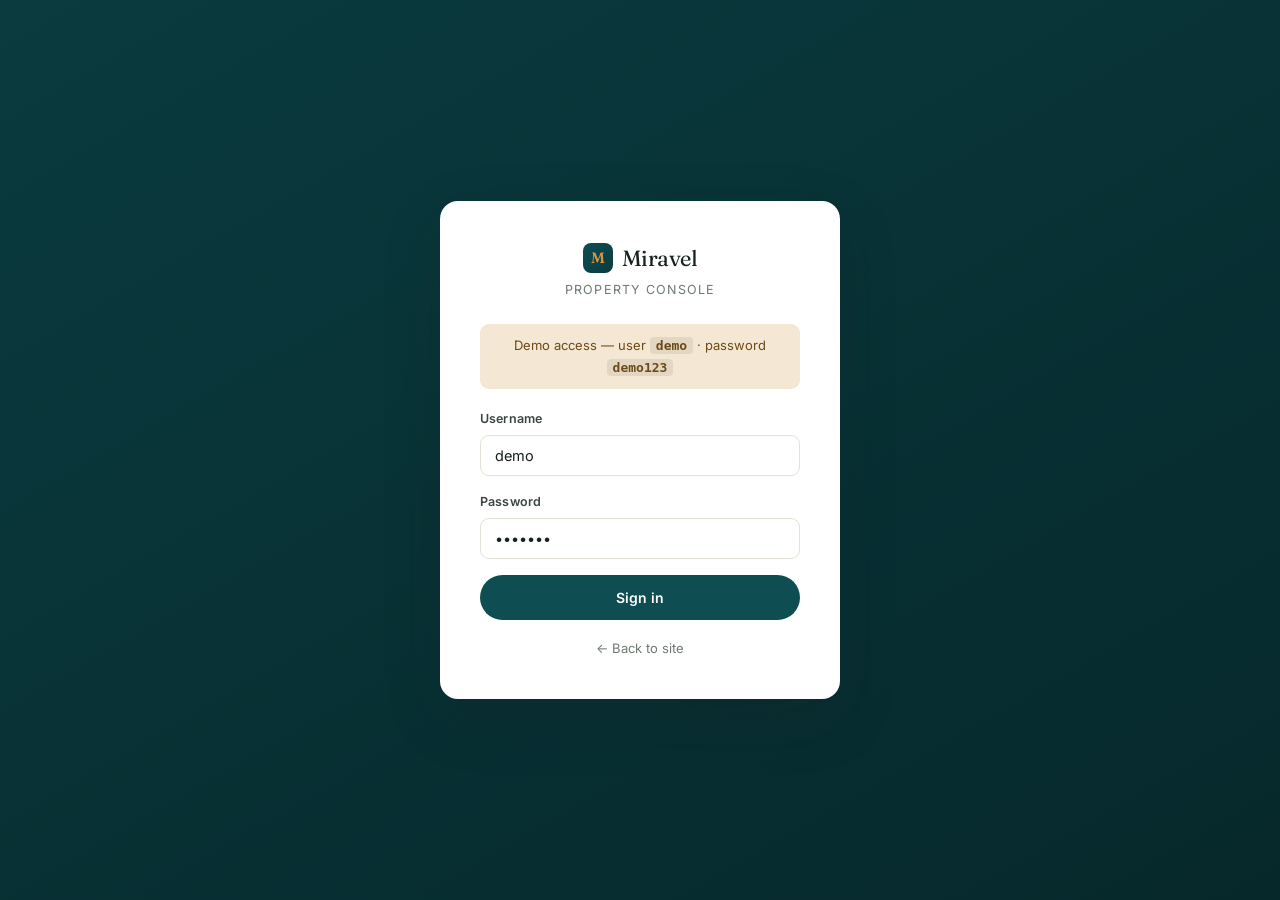
<file: admin.html>
<!DOCTYPE html>
<html lang="en">
<head>
  <meta charset="UTF-8">
  <meta name="viewport" content="width=device-width, initial-scale=1.0">
  <title>Console — Miravel</title>
  <meta name="robots" content="noindex">
  <link rel="preconnect" href="https://fonts.googleapis.com">
  <link rel="preconnect" href="https://fonts.gstatic.com" crossorigin>
  <link href="https://fonts.googleapis.com/css2?family=Fraunces:ital,opsz,wght@0,9..144,400;0,9..144,500;1,9..144,400&family=Inter:wght@400;500;600&display=swap" rel="stylesheet">
  <link rel="icon" href="data:image/svg+xml,%3Csvg xmlns='http://www.w3.org/2000/svg' viewBox='0 0 32 32'%3E%3Crect width='32' height='32' rx='8' fill='%230e4d52'/%3E%3Ctext x='16' y='22' font-family='Georgia,serif' font-size='18' text-anchor='middle' fill='%23d99441'%3EM%3C/text%3E%3C/svg%3E">
  <meta name="theme-color" content="#0e4d52">
  <link rel="stylesheet" href="assets/style.css">
</head>
<body class="admin-body">
  <!-- rendered by admin.js -->
  <script src="assets/data.js"></script>
  <script src="assets/admin.js"></script>
</body>
</html>
</file>
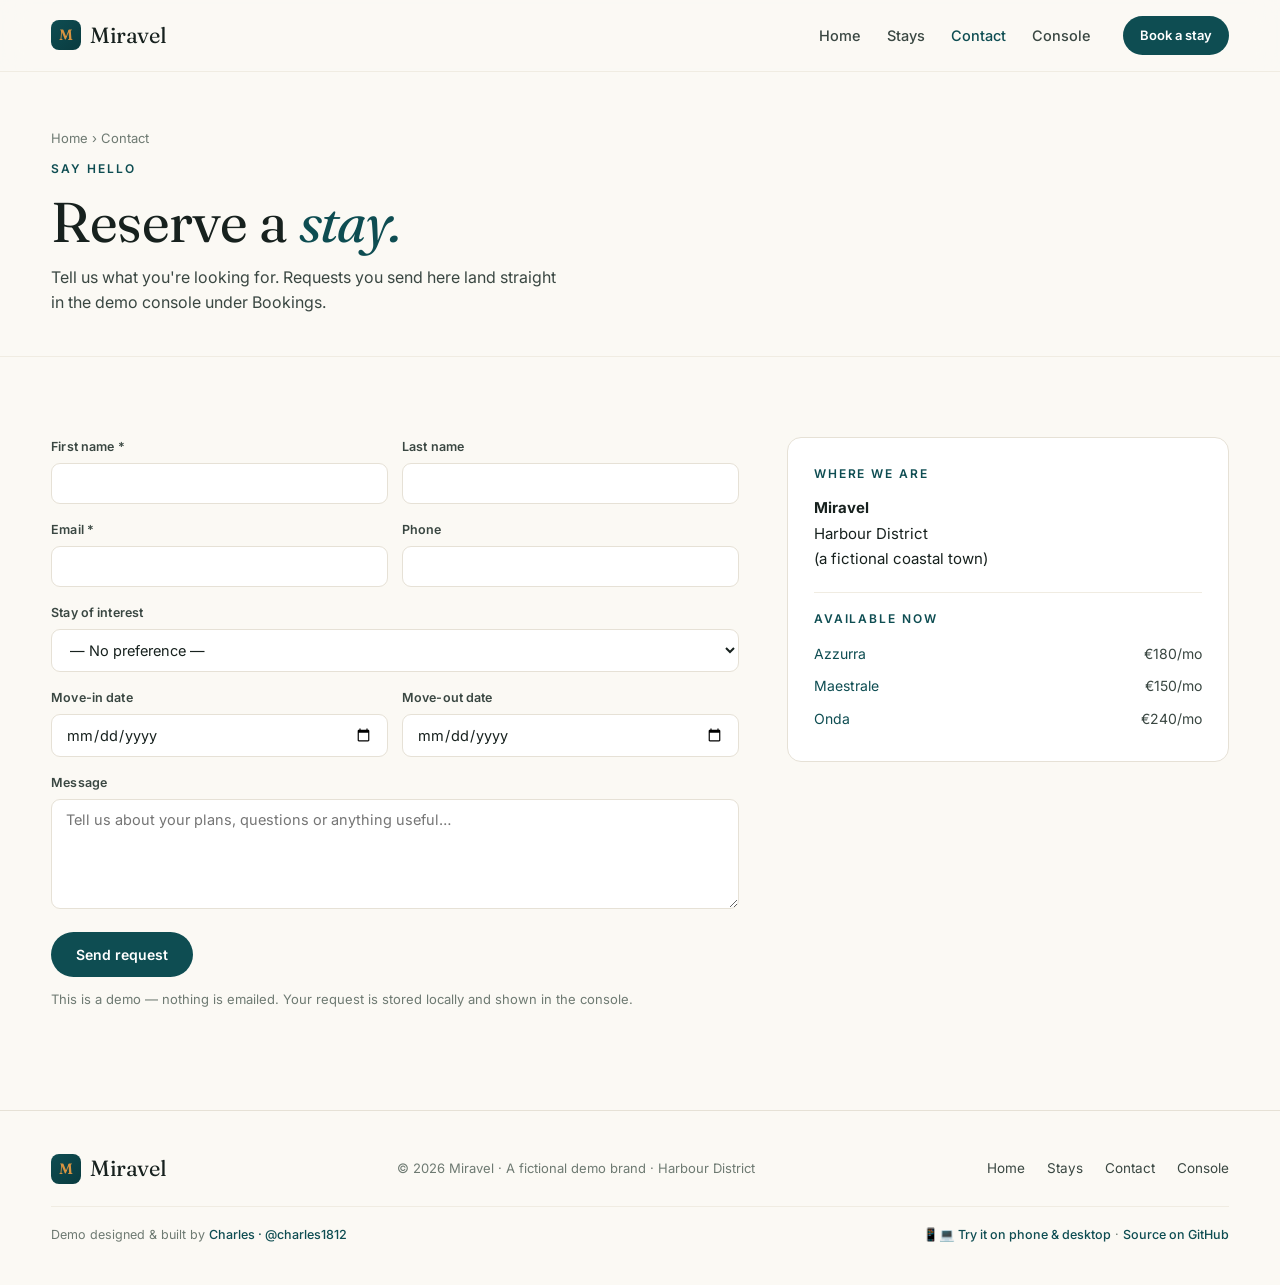
<file: contact.html>
<!DOCTYPE html>
<html lang="en">
<head>
  <meta charset="UTF-8">
  <meta name="viewport" content="width=device-width, initial-scale=1.0">
  <title>Contact — Miravel</title>
  <meta name="description" content="Request information or reserve a Miravel stay. We reply within a day.">
  <link rel="preconnect" href="https://fonts.googleapis.com">
  <link rel="preconnect" href="https://fonts.gstatic.com" crossorigin>
  <link href="https://fonts.googleapis.com/css2?family=Fraunces:ital,opsz,wght@0,9..144,400;0,9..144,500;1,9..144,400&family=Inter:wght@400;500;600&display=swap" rel="stylesheet">
  <link rel="icon" href="data:image/svg+xml,%3Csvg xmlns='http://www.w3.org/2000/svg' viewBox='0 0 32 32'%3E%3Crect width='32' height='32' rx='8' fill='%230e4d52'/%3E%3Ctext x='16' y='22' font-family='Georgia,serif' font-size='18' text-anchor='middle' fill='%23d99441'%3EM%3C/text%3E%3C/svg%3E">
  <meta name="theme-color" content="#0e4d52">
  <link rel="stylesheet" href="assets/style.css">
</head>
<body>

<nav class="nav">
  <div class="container nav__inner">
    <a href="index.html" class="brand"><span class="brand__mark">M</span> Miravel</a>
    <ul class="nav__links">
      <li><a href="index.html">Home</a></li>
      <li><a href="rooms.html">Stays</a></li>
      <li><a href="contact.html" class="active">Contact</a></li>
      <li><a href="admin.html">Console</a></li>
    </ul>
    <a href="contact.html" class="btn btn--primary btn--sm nav__cta">Book a stay</a>
    <button class="burger" type="button" onclick="toggleNav()">☰</button>
  </div>
</nav>

<section class="page-hero">
  <div class="container">
    <div class="breadcrumb"><a href="index.html">Home</a> › Contact</div>
    <span class="eyebrow">Say hello</span>
    <h1 class="display">Reserve a <em>stay.</em></h1>
    <p>Tell us what you're looking for. Requests you send here land straight in the demo console under Bookings.</p>
  </div>
</section>

<section class="section">
  <div class="container contact-grid">
    <div>
      <div id="form-notice" class="notice" style="display:none"></div>
      <form id="contact-form">
        <div class="field-row">
          <div class="field"><label>First name *</label><input name="name" required></div>
          <div class="field"><label>Last name</label><input name="surname"></div>
        </div>
        <div class="field-row">
          <div class="field"><label>Email *</label><input name="email" type="email" required></div>
          <div class="field"><label>Phone</label><input name="phone"></div>
        </div>
        <div class="field"><label>Stay of interest</label><select name="room" id="room-select"></select></div>
        <div class="field-row">
          <div class="field"><label>Move-in date</label><input name="from" type="date"></div>
          <div class="field"><label>Move-out date</label><input name="to" type="date"></div>
        </div>
        <div class="field"><label>Message</label><textarea name="message" placeholder="Tell us about your plans, questions or anything useful…"></textarea></div>
        <button type="submit" class="btn btn--primary">Send request</button>
        <p style="font-size:13px;color:var(--muted);margin-top:12px">This is a demo — nothing is emailed. Your request is stored locally and shown in the console.</p>
      </form>
    </div>

    <aside class="detail-side" style="position:static">
      <div class="eyebrow" style="margin-bottom:12px">Where we are</div>
      <p style="font-size:15px;line-height:1.7"><b>Miravel</b><br>Harbour District<br>(a fictional coastal town)</p>
      <div style="margin-top:20px;padding-top:16px;border-top:1px solid var(--line-soft)">
        <div class="eyebrow" style="margin-bottom:10px">Available now</div>
        <div id="avail-list" style="font-size:14px;color:var(--ink-soft)"></div>
      </div>
    </aside>
  </div>
</section>

<footer class="footer">
  <div class="container footer__inner">
    <a href="index.html" class="brand"><span class="brand__mark">M</span> Miravel</a>
    <p class="footer__copy">© <span id="yr"></span> Miravel · A fictional demo brand · Harbour District</p>
    <nav class="footer__nav">
      <a href="index.html">Home</a><a href="rooms.html">Stays</a><a href="contact.html">Contact</a><a href="admin.html">Console</a>
    </nav>
    <div class="footer__credit">
      <span>Demo designed &amp; built by <a href="https://github.com/charles1812" target="_blank" rel="noopener">Charles · @charles1812</a></span>
      <span><a href="preview.html">📱💻 Try it on phone &amp; desktop</a> · <a href="https://github.com/charles1812/booking_site" target="_blank" rel="noopener">Source on GitHub</a></span>
    </div>
  </div>
</footer>

<script src="assets/data.js"></script>
<script src="assets/site.js"></script>
</body>
</html>
</file>
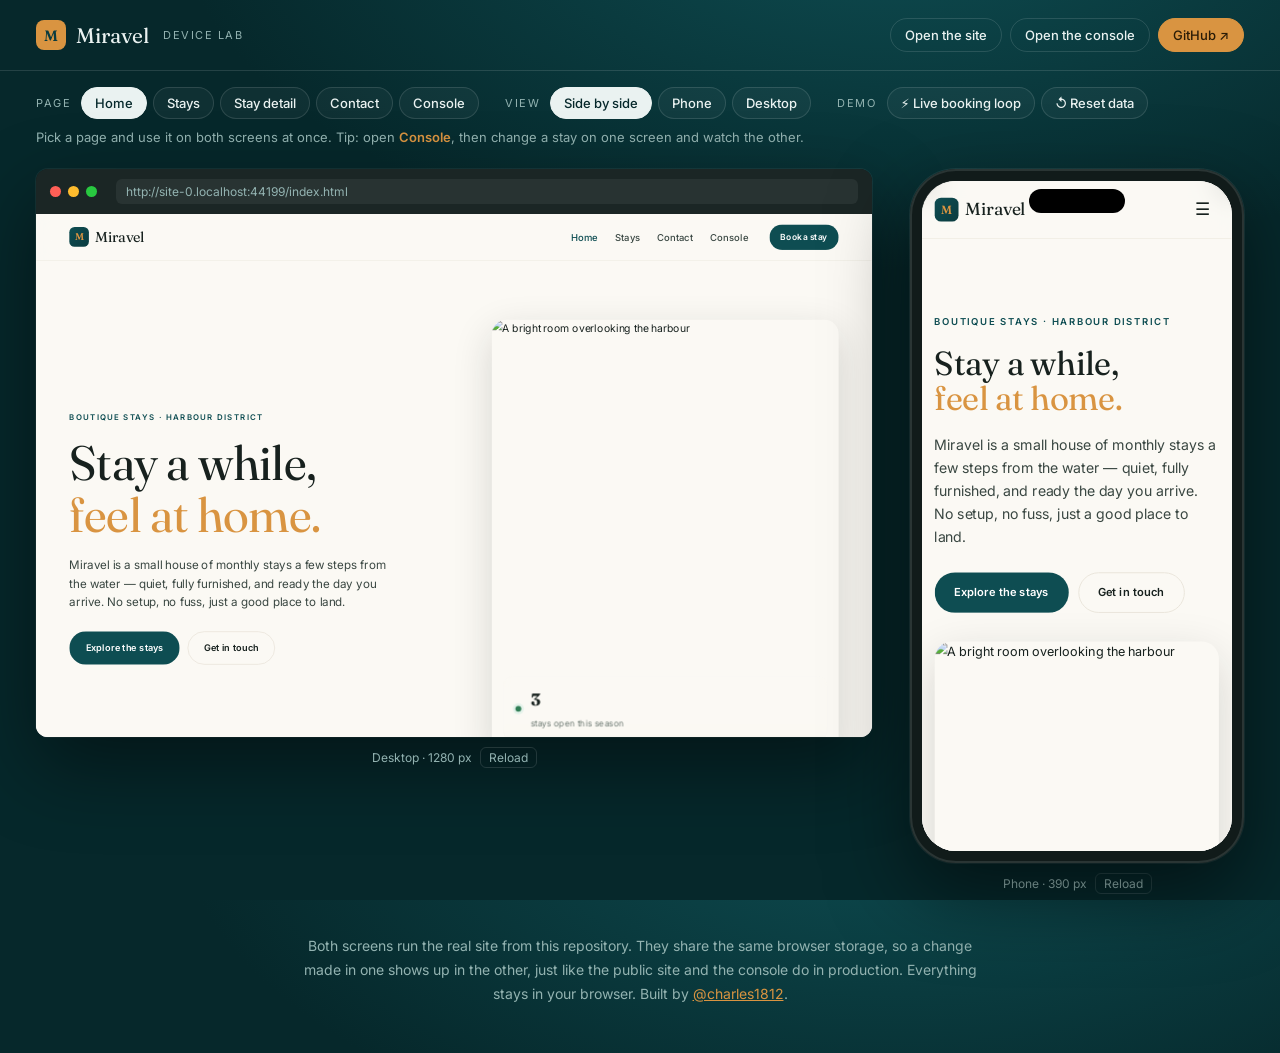
<file: preview.html>
<!DOCTYPE html>
<html lang="en">
<head>
  <meta charset="UTF-8">
  <meta name="viewport" content="width=device-width, initial-scale=1.0">
  <title>Device Lab — Miravel</title>
  <meta name="description" content="Try the Miravel booking CMS on a phone and a desktop at the same time, side by side.">
  <link rel="preconnect" href="https://fonts.googleapis.com">
  <link rel="preconnect" href="https://fonts.gstatic.com" crossorigin>
  <link href="https://fonts.googleapis.com/css2?family=Fraunces:ital,opsz,wght@0,9..144,400;0,9..144,500;1,9..144,400&family=Inter:wght@400;500;600&display=swap" rel="stylesheet">
  <link rel="icon" href="data:image/svg+xml,%3Csvg xmlns='http://www.w3.org/2000/svg' viewBox='0 0 32 32'%3E%3Crect width='32' height='32' rx='8' fill='%230e4d52'/%3E%3Ctext x='16' y='22' font-family='Georgia,serif' font-size='18' text-anchor='middle' fill='%23d99441'%3EM%3C/text%3E%3C/svg%3E">
  <meta name="theme-color" content="#06282b">
  <style>
    :root {
      --bg: #06282b; --bg-2: #0a3b3f; --ink: #eaf2f1; --muted: #93b3b1; --line: rgba(255,255,255,.12);
      --amber: #d99441; --teal: #0e4d52; --frame: #111b1a;
      --display: "Fraunces", Georgia, serif; --body: "Inter", system-ui, sans-serif;
    }
    * { box-sizing: border-box; margin: 0; padding: 0; }
    html, body { height: 100%; }
    body { font-family: var(--body); background: radial-gradient(1200px 600px at 70% -10%, #0e4d52 0%, var(--bg) 60%); color: var(--ink); min-height: 100%; }
    a { color: inherit; }

    .top { display: flex; flex-wrap: wrap; align-items: center; gap: 14px 22px; padding: 18px clamp(16px, 3vw, 36px); border-bottom: 1px solid var(--line); }
    .brand { display: flex; align-items: center; gap: 10px; font-family: var(--display); font-size: 21px; text-decoration: none; }
    .brand b { width: 30px; height: 30px; border-radius: 8px; background: var(--amber); color: var(--bg-2); display: grid; place-items: center; font-size: 15px; font-weight: 600; }
    .brand small { font-family: var(--body); font-size: 11px; letter-spacing: .14em; text-transform: uppercase; color: var(--muted); margin-left: 4px; }
    .top__links { margin-left: auto; display: flex; gap: 8px; flex-wrap: wrap; }
    .pill-link { font-size: 13px; font-weight: 500; text-decoration: none; padding: 8px 14px; border-radius: 100px; border: 1px solid var(--line); color: var(--ink); white-space: nowrap; }
    .pill-link:hover { border-color: var(--amber); color: var(--amber); }
    .pill-link--solid { background: var(--amber); color: #2a1c07; border-color: var(--amber); }
    .pill-link--solid:hover { color: #2a1c07; filter: brightness(1.07); }

    .controls { display: flex; flex-wrap: wrap; gap: 12px 26px; align-items: center; padding: 16px clamp(16px, 3vw, 36px) 4px; }
    .group { display: flex; flex-wrap: wrap; gap: 6px; align-items: center; }
    .group__label { font-size: 11px; letter-spacing: .14em; text-transform: uppercase; color: var(--muted); margin-right: 4px; }
    .seg { font-family: var(--body); font-size: 13px; font-weight: 500; color: var(--ink); background: rgba(255,255,255,.04); border: 1px solid var(--line); border-radius: 100px; padding: 7px 13px; cursor: pointer; }
    .seg:hover { border-color: rgba(255,255,255,.3); }
    .seg[aria-pressed="true"] { background: var(--ink); color: var(--bg); border-color: var(--ink); }
    .hint { padding: 6px clamp(16px, 3vw, 36px) 0; font-size: 13px; color: var(--muted); min-height: 24px; }
    .hint b { color: var(--amber); font-weight: 600; }

    .stage { display: flex; gap: clamp(18px, 3vw, 40px); align-items: flex-start; justify-content: center; padding: 22px clamp(16px, 3vw, 36px) 40px; }
    .device { display: flex; flex-direction: column; align-items: center; gap: 10px; min-width: 0; }
    .device__label { font-size: 12px; color: var(--muted); display: flex; gap: 8px; align-items: center; }
    .device__label button { font: inherit; color: var(--muted); background: none; border: 1px solid var(--line); border-radius: 6px; padding: 2px 8px; cursor: pointer; }
    .device__label button:hover { color: var(--ink); }
    .screen { position: relative; overflow: hidden; background: #fff; }
    .screen iframe { position: absolute; top: 0; left: 0; border: 0; transform-origin: 0 0; background: #fff; }

    /* desktop window chrome */
    .device--desktop { flex: 1 1 auto; max-width: 1100px; }
    .window { width: 100%; border-radius: 12px; overflow: hidden; background: var(--frame); box-shadow: 0 30px 80px rgba(0,0,0,.45), 0 0 0 1px rgba(255,255,255,.06); }
    .window__bar { display: flex; align-items: center; gap: 7px; padding: 10px 14px; background: #1b2625; }
    .window__bar i { width: 11px; height: 11px; border-radius: 50%; background: #ff5f57; }
    .window__bar i:nth-child(2) { background: #febc2e; } .window__bar i:nth-child(3) { background: #28c840; }
    .window__url { margin-left: 12px; flex: 1; font-size: 12px; color: var(--muted); background: rgba(255,255,255,.06); border-radius: 6px; padding: 5px 10px; white-space: nowrap; overflow: hidden; text-overflow: ellipsis; }

    /* phone chrome */
    .device--phone { flex: 0 0 auto; }
    .phone { padding: 12px; border-radius: 46px; background: var(--frame); box-shadow: 0 30px 80px rgba(0,0,0,.5), 0 0 0 1px rgba(255,255,255,.08), inset 0 0 0 2px #2a3534; position: relative; }
    .phone .screen { border-radius: 34px; }
    .phone__notch { position: absolute; top: 20px; left: 50%; transform: translateX(-50%); width: 96px; height: 24px; border-radius: 20px; background: #000; z-index: 2; pointer-events: none; }

    body[data-layout="phone"] .device--desktop, body[data-layout="desktop"] .device--phone { display: none; }
    body[data-layout="desktop"] .device--desktop { max-width: 1400px; }

    .note { max-width: 760px; margin: 0 auto; padding: 0 clamp(16px, 3vw, 36px) 48px; color: var(--muted); font-size: 14px; line-height: 1.7; text-align: center; }
    .note a { color: var(--amber); }

    /* on a real phone there is no room for two frames: show one at a time */
    @media (max-width: 760px) {
      .top__links { margin-left: 0; }
      body:not([data-layout="desktop"]) .device--desktop { display: none; }
      body:not([data-layout="desktop"]) .device--phone { display: flex; }
      .layout-both { display: none; }
      .phone { padding: 8px; border-radius: 36px; }
      .phone .screen { border-radius: 28px; }
      .phone__notch { top: 14px; width: 80px; height: 20px; }
    }
  </style>
</head>
<body data-layout="both">

<header class="top">
  <a class="brand" href="index.html"><b>M</b> Miravel <small>Device lab</small></a>
  <nav class="top__links">
    <a class="pill-link" href="index.html">Open the site</a>
    <a class="pill-link" href="admin.html">Open the console</a>
    <a class="pill-link pill-link--solid" href="https://github.com/charles1812/booking_site" target="_blank" rel="noopener">GitHub ↗</a>
  </nav>
</header>

<div class="controls">
  <div class="group" id="pages">
    <span class="group__label">Page</span>
  </div>
  <div class="group" id="layouts">
    <span class="group__label">View</span>
    <button class="seg layout-both" data-layout="both" aria-pressed="true">Side by side</button>
    <button class="seg" data-layout="phone" aria-pressed="false">Phone</button>
    <button class="seg" data-layout="desktop" aria-pressed="false">Desktop</button>
  </div>
  <div class="group">
    <span class="group__label">Demo</span>
    <button class="seg" id="loop-btn" aria-pressed="false">⚡ Live booking loop</button>
    <button class="seg" id="reset-btn">↺ Reset data</button>
  </div>
</div>
<p class="hint" id="hint"></p>

<main class="stage">
  <section class="device device--desktop" aria-label="Desktop preview">
    <div class="window">
      <div class="window__bar"><i></i><i></i><i></i><span class="window__url" id="desk-url"></span></div>
      <div class="screen" id="desk-screen"><iframe id="desk" title="Desktop preview"></iframe></div>
    </div>
    <div class="device__label">Desktop · 1280 px <button data-reload="desk">Reload</button></div>
  </section>

  <section class="device device--phone" aria-label="Phone preview">
    <div class="phone">
      <div class="phone__notch"></div>
      <div class="screen" id="phone-screen"><iframe id="phone" title="Phone preview"></iframe></div>
    </div>
    <div class="device__label">Phone · 390 px <button data-reload="phone">Reload</button></div>
  </section>
</main>

<p class="note">Both screens run the real site from this repository. They share the same browser storage,
  so a change made in one shows up in the other, just like the public site and the console do in production.
  Everything stays in your browser. Built by <a href="https://github.com/charles1812" target="_blank" rel="noopener">@charles1812</a>.</p>

<script>
  const PAGES = [
    ["Home", "index.html"],
    ["Stays", "rooms.html"],
    ["Stay detail", "room.html?id=azzurra"],
    ["Contact", "contact.html"],
    ["Console", "admin.html"],
  ];
  const DESK = { w: 1280, h: 800 }, PHONE = { w: 390, h: 844 };
  const desk = document.getElementById("desk"), phone = document.getElementById("phone");
  let page = PAGES[0][1], loop = false;

  const pagesEl = document.getElementById("pages");
  pagesEl.insertAdjacentHTML("beforeend", PAGES.map(([label, url]) =>
    `<button class="seg" data-page="${url}" aria-pressed="${url === page}">${label}</button>`).join(""));

  function setSrc(frame, url) {
    if (frame.dataset.src !== url) { frame.dataset.src = url; frame.src = url; }
  }

  function load() {
    if (loop) { setSrc(phone, "contact.html?room=onda"); setSrc(desk, "admin.html"); }
    else { setSrc(phone, page); setSrc(desk, page); }
    document.getElementById("desk-url").textContent = new URL(desk.dataset.src, location.href).href;
    pagesEl.querySelectorAll("[data-page]").forEach(b => b.setAttribute("aria-pressed", String(!loop && b.dataset.page === page)));
    document.getElementById("loop-btn").setAttribute("aria-pressed", String(loop));
    document.getElementById("hint").innerHTML = loop
      ? "<b>Live loop:</b> send a booking request from the phone, then watch it land in the console on the desktop, no reload needed. (Demo login: demo / demo123.)"
      : "Pick a page and use it on both screens at once. Tip: open <b>Console</b>, then change a stay on one screen and watch the other.";
  }

  /* scale each iframe so its real viewport (1280 / 390 px) fits the frame */
  function fit() {
    const narrow = matchMedia("(max-width: 760px)").matches;
    const layout = document.body.dataset.layout;
    const deskBox = document.getElementById("desk-screen");
    const stageW = document.querySelector(".stage").clientWidth - 2 * parseFloat(getComputedStyle(document.querySelector(".stage")).paddingLeft);
    const phoneMaxH = Math.max(420, window.innerHeight - 230);
    const phoneScale = Math.min(1, phoneMaxH / PHONE.h, (narrow ? stageW - 16 : 9999) / PHONE.w);
    const ps = document.getElementById("phone-screen");
    ps.style.width = PHONE.w * phoneScale + "px";
    ps.style.height = PHONE.h * phoneScale + "px";
    Object.assign(phone.style, { width: PHONE.w + "px", height: PHONE.h + "px", transform: `scale(${phoneScale})` });

    const deskW = deskBox.parentElement.clientWidth || Math.min(1100, stageW);
    const deskScale = deskW / DESK.w;
    deskBox.style.height = DESK.h * deskScale + "px";
    Object.assign(desk.style, { width: DESK.w + "px", height: DESK.h + "px", transform: `scale(${deskScale})` });
  }

  pagesEl.addEventListener("click", (e) => {
    const b = e.target.closest("[data-page]");
    if (!b) return;
    page = b.dataset.page; loop = false; load();
  });
  document.getElementById("layouts").addEventListener("click", (e) => {
    const b = e.target.closest("[data-layout]");
    if (!b) return;
    document.body.dataset.layout = b.dataset.layout;
    document.querySelectorAll("#layouts [data-layout]").forEach(x => x.setAttribute("aria-pressed", String(x === b)));
    requestAnimationFrame(fit);
  });
  document.getElementById("loop-btn").addEventListener("click", () => {
    loop = !loop;
    if (loop) {
      try { sessionStorage.setItem("miravel_auth_v1", "1"); } catch (e) {}
      if (matchMedia("(max-width: 760px)").matches) document.querySelector('#layouts [data-layout="phone"]').click();
    }
    load();
  });
  document.getElementById("reset-btn").addEventListener("click", () => {
    try { localStorage.removeItem("miravel_db_v1"); } catch (e) {}
    [desk, phone].forEach(f => f.contentWindow?.location.reload());
  });
  document.querySelectorAll("[data-reload]").forEach(b => b.addEventListener("click", () =>
    document.getElementById(b.dataset.reload).contentWindow?.location.reload()));

  /* #loop or #page=contact.html let you link straight to a preset */
  const hash = new URLSearchParams(location.hash.slice(1));
  if (hash.has("loop")) loop = true;
  if (hash.get("page")) page = hash.get("page");

  new ResizeObserver(fit).observe(document.querySelector(".stage"));
  window.addEventListener("resize", fit);
  load();
  fit();
</script>
</body>
</html>
</file>
<file: assets/style.css>
/* ============================================================
   MIRAVEL — Boutique Stays / Property CMS Demo
   Design tokens: petrol teal + amber, Fraunces + Inter
   ============================================================ */

:root {
  --ink:        #17211e;
  --ink-soft:   #3a4742;
  --muted:      #6e7a72;
  --teal:       #0e4d52;
  --teal-deep:  #0a3b3f;
  --amber:      #d99441;
  --amber-soft: #f4e7d3;
  --paper:      #fbf9f4;
  --surface:    #ffffff;
  --line:       #e6e1d6;
  --line-soft:  #f0ece2;
  --ok:         #2f7d54;
  --ok-bg:      #e4f2ea;
  --warn:       #b5502f;
  --warn-bg:    #f7e6df;
  --radius:     14px;
  --radius-sm:  9px;
  --shadow:     0 1px 2px rgba(23,33,30,.04), 0 8px 30px rgba(23,33,30,.06);
  --shadow-lg:  0 20px 60px rgba(23,33,30,.16);
  --ease:       cubic-bezier(.22,.61,.36,1);
  --display: "Fraunces", Georgia, serif;
  --body: "Inter", system-ui, -apple-system, sans-serif;
}

* { margin: 0; padding: 0; box-sizing: border-box; }

html { scroll-behavior: smooth; }

body {
  font-family: var(--body);
  color: var(--ink);
  background: var(--paper);
  line-height: 1.6;
  -webkit-font-smoothing: antialiased;
  text-rendering: optimizeLegibility;
}

img { display: block; max-width: 100%; }
a { color: inherit; text-decoration: none; }

.container { width: min(1180px, 92vw); margin-inline: auto; }

/* ---------- Type ---------- */
.display { font-family: var(--display); font-weight: 400; letter-spacing: -.01em; }
.eyebrow {
  font-size: 12px; font-weight: 600; letter-spacing: .16em;
  text-transform: uppercase; color: var(--teal);
}
.eyebrow--amber { color: var(--amber); }

h1, h2, h3 { font-family: var(--display); font-weight: 400; line-height: 1.08; letter-spacing: -.015em; }
em { font-style: italic; }

/* ---------- Buttons ---------- */
.btn {
  display: inline-flex; align-items: center; justify-content: center; gap: 8px;
  font-family: var(--body); font-size: 14px; font-weight: 600;
  padding: 13px 24px; border-radius: 100px; border: 1.5px solid transparent;
  cursor: pointer; transition: all .25s var(--ease); white-space: nowrap;
}
.btn--primary { background: var(--teal); color: #fff; }
.btn--primary:hover { background: var(--teal-deep); transform: translateY(-2px); box-shadow: 0 10px 24px rgba(14,77,82,.28); }
.btn--ghost { background: transparent; color: var(--ink); border-color: var(--line); }
.btn--ghost:hover { border-color: var(--teal); color: var(--teal); }
.btn--amber { background: var(--amber); color: #2a1c07; }
.btn--amber:hover { background: #c9822f; transform: translateY(-2px); }
.btn--light { background: #fff; color: var(--teal-deep); }
.btn--sm { padding: 8px 16px; font-size: 13px; }
.btn--block { width: 100%; }

/* ============================================================
   NAV
   ============================================================ */
.nav {
  position: sticky; top: 0; z-index: 50;
  background: rgba(251,249,244,.82); backdrop-filter: blur(14px);
  border-bottom: 1px solid var(--line-soft);
}
.nav__inner { display: flex; align-items: center; gap: 28px; padding: 16px 0; }
.brand { display: flex; align-items: center; gap: 9px; font-family: var(--display); font-size: 22px; letter-spacing: -.02em; }
.brand__mark {
  width: 30px; height: 30px; border-radius: 8px;
  background: linear-gradient(135deg, var(--teal), var(--teal-deep));
  display: grid; place-items: center; color: var(--amber); font-size: 15px; font-weight: 600;
  font-family: var(--display);
}
.nav__links { display: flex; gap: 26px; margin-left: auto; list-style: none; }
.nav__links a { font-size: 14.5px; font-weight: 500; color: var(--ink-soft); transition: color .2s; }
.nav__links a:hover, .nav__links a.active { color: var(--teal); }
.nav__cta { margin-left: 4px; }
.burger { display: none; background: none; border: none; font-size: 22px; cursor: pointer; color: var(--ink); width: 40px; height: 40px; border-radius: 10px; }
.burger:focus-visible { outline: 2px solid var(--teal); }

@media (max-width: 820px) {
  .nav__links, .nav__cta { display: none; }
  .burger { display: grid; place-items: center; margin-left: auto; }
  .nav__links.open {
    display: flex; flex-direction: column; position: absolute; top: 100%; left: 0; right: 0;
    background: var(--surface); padding: 18px 6vw 22px; gap: 4px; box-shadow: var(--shadow);
  }
  .nav__links.open a { display: block; padding: 10px 0; font-size: 16px; }
}

/* ============================================================
   HERO
   ============================================================ */
.hero { position: relative; overflow: hidden; padding: 90px 0 76px; }
.hero__grid { display: grid; grid-template-columns: 1.05fr .95fr; gap: 60px; align-items: center; }
.hero h1 { font-size: clamp(42px, 6vw, 74px); margin: 18px 0 22px; }
.hero h1 .amber { color: var(--amber); }
.hero p { font-size: 18px; color: var(--ink-soft); max-width: 46ch; margin-bottom: 30px; }
.hero__actions { display: flex; gap: 12px; flex-wrap: wrap; }

.hero__visual { position: relative; aspect-ratio: 4/5; border-radius: 22px; overflow: hidden; box-shadow: var(--shadow-lg); }
.hero__visual img { width: 100%; height: 100%; object-fit: cover; }
.hero__badge {
  position: absolute; left: 18px; bottom: 18px; right: 18px;
  background: rgba(251,249,244,.92); backdrop-filter: blur(8px);
  border-radius: 14px; padding: 16px 18px; display: flex; align-items: center; gap: 14px;
}
.hero__badge b { font-family: var(--display); font-size: 26px; }
.hero__badge span { font-size: 13px; color: var(--muted); }
.hero__badge .dot { width: 9px; height: 9px; border-radius: 50%; background: var(--ok); box-shadow: 0 0 0 4px var(--ok-bg); }

@media (max-width: 820px) {
  .hero__grid { grid-template-columns: 1fr; gap: 36px; }
  .hero__visual { aspect-ratio: 3/4; max-width: 420px; }
}

/* ============================================================
   SECTION HEADERS
   ============================================================ */
.section { padding: 80px 0; }
.section__head { max-width: 620px; margin-bottom: 44px; }
.section__head h2 { font-size: clamp(30px, 4vw, 46px); margin: 14px 0 0; }
.section__head h2 em { color: var(--teal); }

/* ============================================================
   ROOM CARDS
   ============================================================ */
.rooms-grid { display: grid; grid-template-columns: repeat(3, 1fr); gap: 26px; }
@media (max-width: 900px) { .rooms-grid { grid-template-columns: repeat(2, 1fr); } }
@media (max-width: 620px) { .rooms-grid { grid-template-columns: 1fr; } }

.card {
  background: var(--surface); border: 1px solid var(--line); border-radius: var(--radius);
  overflow: hidden; transition: transform .3s var(--ease), box-shadow .3s var(--ease);
  display: flex; flex-direction: column;
}
.card:hover { transform: translateY(-5px); box-shadow: var(--shadow-lg); }
.card__media { position: relative; aspect-ratio: 4/3; overflow: hidden; background: var(--line-soft); }
.card__media img { width: 100%; height: 100%; object-fit: cover; transition: transform .5s var(--ease); }
.card:hover .card__media img { transform: scale(1.05); }
.card__badge {
  position: absolute; top: 12px; left: 12px; font-size: 11.5px; font-weight: 600;
  padding: 5px 11px; border-radius: 100px; letter-spacing: .03em;
  background: var(--ok-bg); color: var(--ok);
}
.card__badge--off { background: var(--warn-bg); color: var(--warn); }
.card__body { padding: 20px; display: flex; flex-direction: column; gap: 8px; flex: 1; }
.card__meta { font-size: 12.5px; color: var(--muted); letter-spacing: .02em; }
.card__title { font-family: var(--display); font-size: 22px; }
.card__desc { font-size: 14px; color: var(--ink-soft); flex: 1; }
.card__foot { display: flex; align-items: center; justify-content: space-between; margin-top: 10px; padding-top: 14px; border-top: 1px solid var(--line-soft); }
.card__price b { font-family: var(--display); font-size: 22px; }
.card__price span { font-size: 12px; color: var(--muted); }

/* ============================================================
   FEATURES
   ============================================================ */
.features { display: grid; grid-template-columns: repeat(4, 1fr); gap: 20px; }
@media (max-width: 900px) { .features { grid-template-columns: repeat(2, 1fr); } }
@media (max-width: 520px) { .features { grid-template-columns: 1fr; } }
.feature { background: var(--surface); border: 1px solid var(--line); border-radius: var(--radius); padding: 26px 22px; }
.feature__icon { width: 44px; height: 44px; border-radius: 11px; background: var(--amber-soft); color: var(--teal-deep); display: grid; place-items: center; margin-bottom: 16px; }
.feature h3 { font-size: 18px; margin-bottom: 6px; }
.feature p { font-size: 13.5px; color: var(--ink-soft); }

/* ============================================================
   BANNER / CTA
   ============================================================ */
.banner { background: var(--teal); color: #fff; border-radius: 24px; padding: 56px; display: flex; align-items: center; justify-content: space-between; gap: 30px; flex-wrap: wrap; }
.banner h2 { font-size: clamp(28px, 4vw, 40px); color: #fff; }
.banner h2 em { color: var(--amber); }
.banner p { color: rgba(255,255,255,.78); max-width: 44ch; margin-top: 10px; }

/* ============================================================
   FOOTER
   ============================================================ */
.footer { border-top: 1px solid var(--line); padding: 40px 0; margin-top: 20px; }
.footer__inner { display: flex; align-items: center; justify-content: space-between; gap: 20px; flex-wrap: wrap; }
.footer__copy { font-size: 13px; color: var(--muted); }
.footer__nav { display: flex; gap: 22px; }
.footer__nav a { font-size: 13.5px; color: var(--ink-soft); }
.footer__nav a:hover { color: var(--teal); }
.footer__credit { width: 100%; font-size: 12.5px; color: var(--muted); padding-top: 18px; border-top: 1px solid var(--line-soft); display: flex; gap: 14px; flex-wrap: wrap; justify-content: space-between; }
.footer__credit a { color: var(--teal); font-weight: 500; }
.footer__credit a:hover { text-decoration: underline; }

/* ============================================================
   PAGE HERO (interior pages)
   ============================================================ */
.page-hero { padding: 56px 0 40px; border-bottom: 1px solid var(--line-soft); }
.page-hero h1 { font-size: clamp(34px, 5vw, 56px); margin-top: 12px; }
.page-hero h1 em { color: var(--teal); }
.page-hero p { color: var(--ink-soft); margin-top: 12px; max-width: 52ch; }
.breadcrumb { font-size: 13px; color: var(--muted); margin-bottom: 6px; }
.breadcrumb a:hover { color: var(--teal); }

/* ============================================================
   ROOM DETAIL
   ============================================================ */
.detail-grid { display: grid; grid-template-columns: 1fr 340px; gap: 48px; align-items: start; padding: 56px 0; }
@media (max-width: 860px) { .detail-grid { grid-template-columns: 1fr; } }
.gallery__main { aspect-ratio: 16/10; border-radius: var(--radius); overflow: hidden; background: var(--line-soft); }
.gallery__main img { width: 100%; height: 100%; object-fit: cover; }
.gallery__thumbs { display: grid; grid-template-columns: repeat(4, 1fr); gap: 10px; margin-top: 10px; }
.gallery__thumbs img { aspect-ratio: 1; object-fit: cover; border-radius: 8px; cursor: pointer; opacity: .7; transition: opacity .2s; }
.gallery__thumbs img:hover, .gallery__thumbs img.active { opacity: 1; }
.gallery__thumbs img.active { outline: 2px solid var(--teal); outline-offset: 2px; }
.gallery__main img { transition: opacity .25s var(--ease); }

/* ---------- Stays filter bar ---------- */
.filters { display: flex; flex-wrap: wrap; gap: 10px; align-items: center; margin-bottom: 30px; }
.filters__chips { display: flex; flex-wrap: wrap; gap: 8px; }
.filter-chip {
  font-family: var(--body); font-size: 13.5px; font-weight: 500; color: var(--ink-soft);
  background: var(--surface); border: 1.5px solid var(--line); border-radius: 100px;
  padding: 8px 16px; cursor: pointer; transition: all .2s var(--ease);
}
.filter-chip:hover { border-color: var(--teal); color: var(--teal); }
.filter-chip[aria-pressed="true"] { background: var(--teal); border-color: var(--teal); color: #fff; }
.filters__side { margin-left: auto; display: flex; gap: 10px; align-items: center; flex-wrap: wrap; }
.filters select {
  font-family: var(--body); font-size: 13.5px; color: var(--ink); background: var(--surface);
  border: 1.5px solid var(--line); border-radius: 100px; padding: 8px 14px; cursor: pointer;
}
.filters__toggle { display: flex; align-items: center; gap: 8px; font-size: 13.5px; color: var(--ink-soft); cursor: pointer; }
.filters__count { font-size: 13px; color: var(--muted); width: 100%; }
@media (max-width: 620px) { .filters__side { margin-left: 0; } }

/* ---------- Contact layout ---------- */
.contact-grid { display: grid; grid-template-columns: 1.4fr .9fr; gap: 48px; align-items: start; }
@media (max-width: 860px) { .contact-grid { grid-template-columns: 1fr; gap: 32px; } }
.detail-side { background: var(--surface); border: 1px solid var(--line); border-radius: var(--radius); padding: 26px; position: sticky; top: 90px; }
.spec { display: flex; justify-content: space-between; padding: 11px 0; border-bottom: 1px solid var(--line-soft); font-size: 14px; }
.spec:last-of-type { border-bottom: 0; }
.spec span { color: var(--muted); }
.price-box { text-align: center; background: var(--amber-soft); border-radius: 10px; padding: 18px; margin: 18px 0; }
.price-box b { font-family: var(--display); font-size: 34px; }
.price-box span { display: block; font-size: 12px; color: var(--muted); text-transform: uppercase; letter-spacing: .08em; }
.amenities { display: flex; flex-wrap: wrap; gap: 8px; }
.amenity { font-size: 13px; background: var(--paper); border: 1px solid var(--line); border-radius: 100px; padding: 6px 13px; }

/* ============================================================
   FORMS
   ============================================================ */
.field { margin-bottom: 16px; }
.field label { display: block; font-size: 12.5px; font-weight: 600; color: var(--ink-soft); margin-bottom: 6px; letter-spacing: .01em; }
.field input, .field select, .field textarea {
  width: 100%; font-family: var(--body); font-size: 14.5px; color: var(--ink);
  background: var(--surface); border: 1.5px solid var(--line); border-radius: var(--radius-sm);
  padding: 11px 14px; outline: none; transition: border-color .2s;
}
.field input:focus, .field select:focus, .field textarea:focus { border-color: var(--teal); }
.field textarea { resize: vertical; min-height: 110px; }
.field-row { display: grid; grid-template-columns: 1fr 1fr; gap: 14px; }
@media (max-width: 560px) { .field-row { grid-template-columns: 1fr; } }

.notice { padding: 13px 16px; border-radius: var(--radius-sm); font-size: 14px; margin-bottom: 16px; }
.notice--ok { background: var(--ok-bg); color: var(--ok); }
.notice--warn { background: var(--warn-bg); color: var(--warn); }
.notice--info { background: #e6eef0; color: var(--teal-deep); }

/* ============================================================
   ADMIN
   ============================================================ */
.admin-body { background: #f3f1ea; }

/* login */
.login-wrap { min-height: 100vh; display: grid; place-items: center; padding: 24px; background: linear-gradient(150deg, var(--teal-deep), #06282b); }
.login-card { background: #fff; border-radius: 18px; padding: 40px; width: min(400px, 100%); box-shadow: var(--shadow-lg); }
.login-card .brand { justify-content: center; margin-bottom: 4px; }
.login-sub { text-align: center; font-size: 12.5px; color: var(--muted); text-transform: uppercase; letter-spacing: .1em; margin-bottom: 24px; }
.demo-hint { background: var(--amber-soft); border-radius: 9px; padding: 11px 14px; font-size: 13px; color: #6b4a17; margin-bottom: 20px; text-align: center; }
.demo-hint code { background: rgba(0,0,0,.07); padding: 1px 6px; border-radius: 4px; font-weight: 600; }

/* shell */
.admin-shell { display: grid; grid-template-columns: 240px 1fr; min-height: 100vh; }
.sidebar { background: var(--teal-deep); color: #cfe0e0; padding: 24px 16px; display: flex; flex-direction: column; }
.sidebar .brand { color: #fff; margin-bottom: 30px; padding-left: 8px; }
.sidebar .brand__mark { background: var(--amber); color: var(--teal-deep); }
.side-nav { display: flex; flex-direction: column; gap: 3px; flex: 1; }
.side-nav button {
  display: flex; align-items: center; gap: 11px; width: 100%; text-align: left;
  background: none; border: none; color: #a9c4c4; font-family: var(--body);
  font-size: 14.5px; font-weight: 500; padding: 11px 13px; border-radius: 9px; cursor: pointer; transition: all .18s;
}
.side-nav button:hover { background: rgba(255,255,255,.06); color: #fff; }
.side-nav button.active { background: var(--amber); color: var(--teal-deep); font-weight: 600; }
.side-nav svg { width: 18px; height: 18px; flex-shrink: 0; }
.side-nav .count { margin-left: auto; background: var(--amber); color: var(--teal-deep); font-size: 11px; font-weight: 700; border-radius: 100px; padding: 1px 7px; }
.side-nav button.active .count { background: var(--teal-deep); color: var(--amber); }
.side-foot { border-top: 1px solid rgba(255,255,255,.1); padding-top: 14px; margin-top: 14px; }
.side-foot a, .side-foot button { display: flex; align-items: center; gap: 10px; color: #a9c4c4; font-size: 13.5px; padding: 9px 13px; border-radius: 8px; background: none; border: none; cursor: pointer; width: 100%; font-family: var(--body); }
.side-foot a:hover, .side-foot button:hover { background: rgba(255,255,255,.06); color: #fff; }
.side-foot svg { width: 16px; height: 16px; flex-shrink: 0; }

.admin-main { padding: 32px 34px; overflow-x: hidden; }
.admin-head { display: flex; align-items: center; justify-content: space-between; margin-bottom: 26px; gap: 16px; flex-wrap: wrap; }
.admin-head h1 { font-size: 30px; }
.admin-head p { font-size: 13.5px; color: var(--muted); margin-top: 2px; }

/* stat cards */
.stats { display: grid; grid-template-columns: repeat(4, 1fr); gap: 16px; margin-bottom: 30px; }
@media (max-width: 780px) { .stats { grid-template-columns: repeat(2, 1fr); } }
.stat { background: #fff; border: 1px solid var(--line); border-radius: var(--radius); padding: 20px; }
.stat b { font-family: var(--display); font-size: 34px; display: block; line-height: 1; }
.stat span { font-size: 13px; color: var(--muted); }
.stat .tint { color: var(--teal); }

/* data table */
.panel { background: #fff; border: 1px solid var(--line); border-radius: var(--radius); overflow: hidden; }
.panel__head { display: flex; align-items: center; justify-content: space-between; padding: 18px 20px; border-bottom: 1px solid var(--line-soft); }
.panel__head h2 { font-size: 20px; }
.table { width: 100%; border-collapse: collapse; }
.table th { text-align: left; font-size: 11.5px; text-transform: uppercase; letter-spacing: .06em; color: var(--muted); font-weight: 600; padding: 12px 20px; border-bottom: 1px solid var(--line-soft); }
.table td { padding: 14px 20px; border-bottom: 1px solid var(--line-soft); font-size: 14px; vertical-align: middle; }
.table tr:last-child td { border-bottom: 0; }
.table tr:hover td { background: #faf9f5; }
.row-media { width: 54px; height: 40px; border-radius: 6px; object-fit: cover; }
.pill { font-size: 11.5px; font-weight: 600; padding: 4px 10px; border-radius: 100px; display: inline-block; }
.pill--ok { background: var(--ok-bg); color: var(--ok); }
.pill--off { background: var(--warn-bg); color: var(--warn); }
.pill--new { background: #e6eef0; color: var(--teal-deep); }
.pill--confirmed { background: var(--ok-bg); color: var(--ok); }
.pill--declined { background: var(--warn-bg); color: var(--warn); }
.row-actions { display: flex; gap: 6px; justify-content: flex-end; }
.icon-btn { width: 32px; height: 32px; border-radius: 7px; border: 1px solid var(--line); background: #fff; cursor: pointer; display: grid; place-items: center; transition: all .18s; }
.icon-btn:hover { border-color: var(--teal); color: var(--teal); }
.icon-btn--danger:hover { border-color: var(--warn); color: var(--warn); }
.icon-btn svg { width: 15px; height: 15px; }

/* toggle */
.toggle { position: relative; width: 40px; height: 22px; }
.toggle input { opacity: 0; width: 0; height: 0; }
.toggle .track { position: absolute; inset: 0; background: #cfd6d0; border-radius: 100px; cursor: pointer; transition: .2s; }
.toggle .track::before { content: ""; position: absolute; width: 16px; height: 16px; left: 3px; top: 3px; background: #fff; border-radius: 50%; transition: .2s; }
.toggle input:checked + .track { background: var(--ok); }
.toggle input:checked + .track::before { transform: translateX(18px); }

/* media grid */
.media-grid { display: grid; grid-template-columns: repeat(auto-fill, minmax(150px, 1fr)); gap: 14px; }
.media-item { position: relative; aspect-ratio: 4/3; border-radius: 10px; overflow: hidden; border: 1px solid var(--line); }
.media-item img { width: 100%; height: 100%; object-fit: cover; }
.media-item button { position: absolute; top: 6px; right: 6px; width: 26px; height: 26px; border-radius: 6px; background: rgba(23,33,30,.7); color: #fff; border: none; cursor: pointer; display: grid; place-items: center; }

/* modal */
.modal-overlay { position: fixed; inset: 0; background: rgba(10,20,18,.5); backdrop-filter: blur(3px); display: none; place-items: center; z-index: 100; padding: 24px; }
.modal-overlay.open { display: grid; }
.modal { background: #fff; border-radius: 16px; width: min(680px, 100%); max-height: 90vh; overflow-y: auto; box-shadow: var(--shadow-lg); }
.modal__head { display: flex; align-items: center; justify-content: space-between; padding: 20px 24px; border-bottom: 1px solid var(--line-soft); position: sticky; top: 0; background: #fff; }
.modal__head h2 { font-size: 22px; }
.modal__body { padding: 24px; }
.modal__foot { display: flex; justify-content: flex-end; gap: 10px; padding: 18px 24px; border-top: 1px solid var(--line-soft); position: sticky; bottom: 0; background: #fff; }
.close-x { background: none; border: none; font-size: 24px; cursor: pointer; color: var(--muted); line-height: 1; }

.chip-input { display: flex; flex-wrap: wrap; gap: 6px; padding: 6px; border: 1.5px solid var(--line); border-radius: var(--radius-sm); }
.chip-input input { border: none; outline: none; flex: 1; min-width: 120px; padding: 6px; font-size: 14px; font-family: var(--body); }
.chip { display: inline-flex; align-items: center; gap: 6px; background: var(--amber-soft); color: #6b4a17; font-size: 13px; padding: 4px 10px; border-radius: 100px; }
.chip button { background: none; border: none; cursor: pointer; color: inherit; font-size: 14px; line-height: 1; }

.empty-state { text-align: center; padding: 60px 20px; color: var(--muted); }
.empty-state svg { width: 40px; height: 40px; opacity: .4; margin-bottom: 12px; }

.mobile-only { display: none; }
@media (max-width: 820px) {
  .admin-shell { grid-template-columns: 1fr; }
  .sidebar { flex-direction: row; align-items: center; padding: 12px 16px; overflow-x: auto; }
  .sidebar .brand { margin-bottom: 0; margin-right: 16px; }
  .side-nav { flex-direction: row; gap: 4px; }
  .side-nav button { padding: 8px 12px; white-space: nowrap; }
  .side-foot { border-top: none; border-left: 1px solid rgba(255,255,255,.1); padding-top: 0; padding-left: 12px; margin: 0 0 0 12px; display: flex; }
  .admin-main { padding: 20px; }
  .side-nav .count { margin-left: 6px; }
}

/* admin tables become stacked cards on phones */
@media (max-width: 720px) {
  .table thead { display: none; }
  .table, .table tbody, .table tr, .table td { display: block; width: 100%; }
  .table tr { position: relative; padding: 14px 16px; border-bottom: 1px solid var(--line-soft); }
  .table tr:last-child { border-bottom: 0; }
  .table tr:hover td { background: none; }
  .table td { padding: 3px 0; border: 0; display: flex; justify-content: space-between; align-items: center; gap: 12px; text-align: right; }
  .table td[data-label]::before { content: attr(data-label); font-size: 11px; text-transform: uppercase; letter-spacing: .06em; color: var(--muted); font-weight: 600; text-align: left; }
  .table td:first-child { text-align: left; justify-content: flex-start; }
  .table td.cell-media { display: none; }
  .table td.cell-actions { padding-top: 10px; justify-content: flex-end; }
  .row-actions .icon-btn { width: 38px; height: 38px; }
}

/* toast */
.toast {
  position: fixed; bottom: 24px; left: 50%; transform: translateX(-50%) translateY(20px);
  background: var(--ink); color: #fff; padding: 13px 22px; border-radius: 100px; font-size: 14px;
  box-shadow: var(--shadow-lg); opacity: 0; pointer-events: none; transition: all .3s var(--ease); z-index: 200;
}
.toast.show { opacity: 1; transform: translateX(-50%) translateY(0); }

/* reveal */
.reveal { opacity: 0; transform: translateY(16px); transition: opacity .6s var(--ease), transform .6s var(--ease); }
.reveal.in { opacity: 1; transform: none; }

@media (prefers-reduced-motion: reduce) {
  * { animation: none !important; transition: none !important; scroll-behavior: auto !important; }
  .reveal { opacity: 1; transform: none; }
}
</file>
